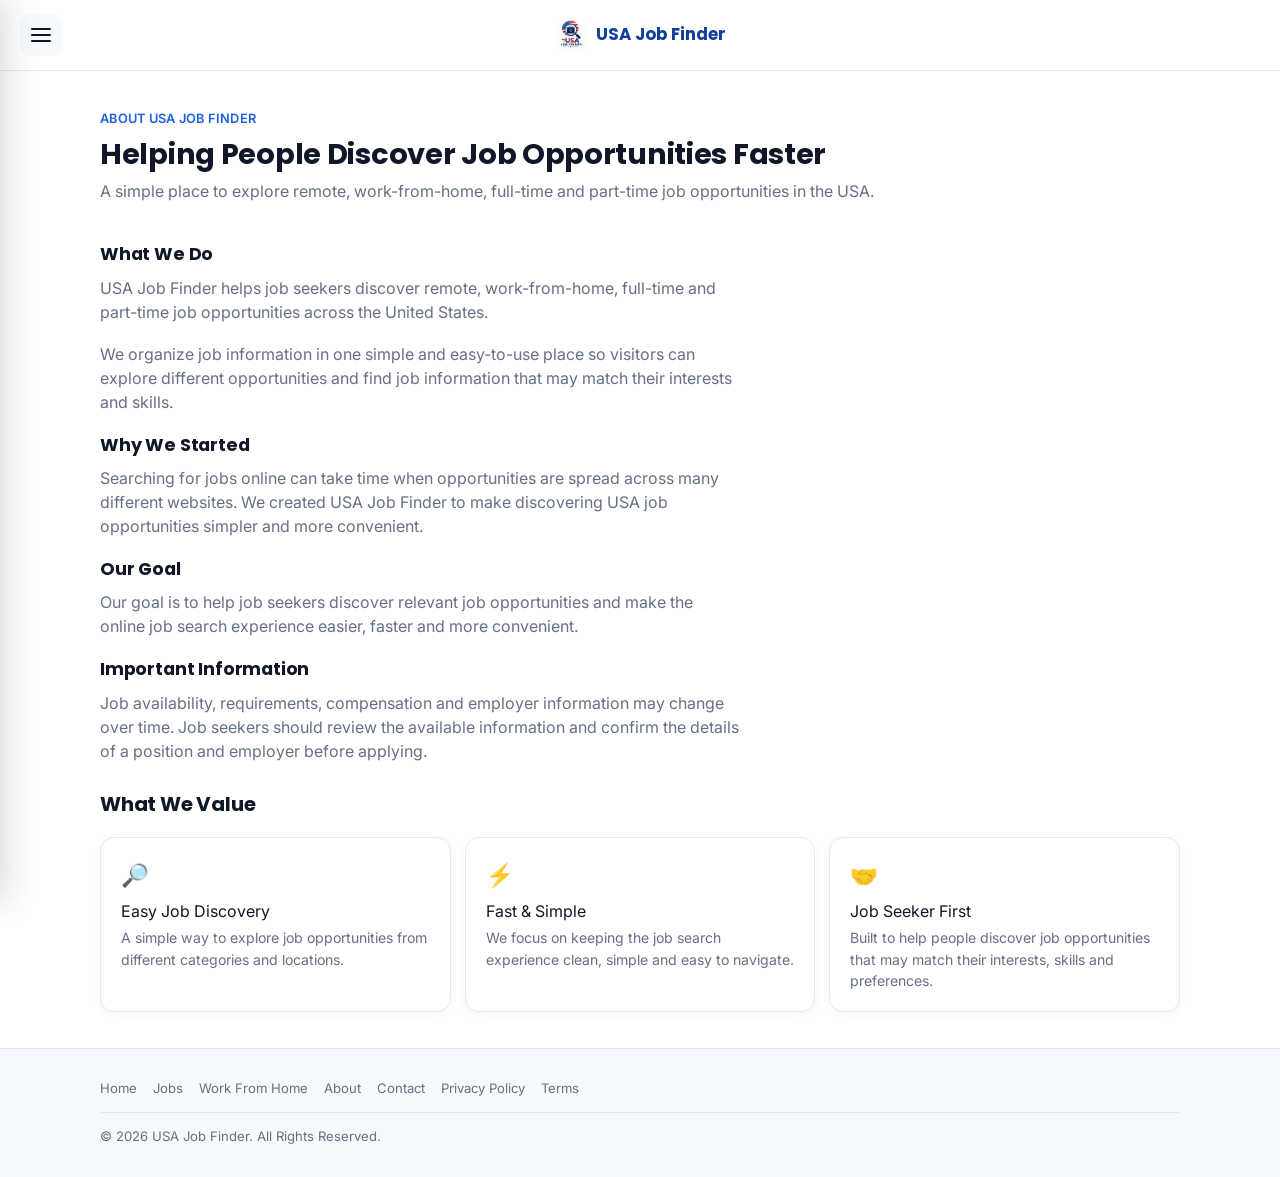
<file: about.html>
<!DOCTYPE html>
<html lang="en">
<head>
<meta charset="UTF-8">
<meta name="viewport" content="width=device-width, initial-scale=1.0">

<title>About USA Job Finder | Remote & Work From Home Jobs</title>

<meta name="description" content="Learn about USA Job Finder, a simple job discovery website helping people explore remote, work-from-home, full-time and part-time job opportunities in the USA.">

<meta name="robots" content="index, follow">

<link rel="canonical" href="https://usajobfinder.github.io/USA-Job-Finder/about.html">

<link rel="preconnect" href="https://fonts.googleapis.com">

<link href="https://fonts.googleapis.com/css2?family=Poppins:wght@600;700&family=Inter:wght@400;500;600;700&display=swap" rel="stylesheet">

<link rel="stylesheet" href="style.css">
</head>

<body>

<!-- Header -->
<header>
  <div class="nav">

    <button class="hamburger"
            onclick="openDrawer()"
            aria-label="Open menu">
      <span></span>
      <span></span>
      <span></span>
    </button>

    <a href="index.html" class="brand">
      <img src="logo.png" alt="USA Job Finder logo">
      USA Job Finder
    </a>

    <div style="width:42px;"></div>

  </div>
</header>


<!-- Overlay -->
<div class="overlay"
     id="overlay"
     onclick="closeDrawer()">
</div>


<!-- Side Drawer -->
<nav class="drawer" id="drawer">

  <div class="drawer-head">

    <span class="brand">
      <img src="logo.png" alt="USA Job Finder logo">
      USA Job Finder
    </span>

    <button class="drawer-close"
            onclick="closeDrawer()">
      ✕
    </button>

  </div>


  <div class="drawer-links">

    <a href="index.html">
      🏠 Home
    </a>

    <a href="jobs.html">
      💼 Jobs
    </a>

    <a href="work-from-home.html">
      🏡 Work From Home
    </a>

    <a href="jobs.html#featured">
      ⭐ Featured Jobs
    </a>

    <a href="index.html#companies">
      🏢 Top Companies
    </a>

    <a href="about.html" class="active">
      ℹ️ About
    </a>

    <a href="contact.html">
      ✉️ Contact
    </a>

  </div>


  <a href="join.html" class="drawer-cta">
    👤 Join Free
  </a>

</nav>


<main>

  <!-- Hero Section -->
  <section class="hero"
           style="padding-bottom:10px;">

    <div class="wrap">

      <div class="hero-eyebrow">
        ABOUT USA JOB FINDER
      </div>

      <h1 style="font-size:1.8rem;">
        Helping People Discover Job Opportunities Faster
      </h1>

      <p class="sub">
        A simple place to explore remote, work-from-home,
        full-time and part-time job opportunities in the USA.
      </p>

    </div>

  </section>


  <!-- Main About Content -->
  <section style="padding-top:6px;">

    <div class="wrap">

      <div style="
        max-width:640px;
        color:var(--muted);
        margin-bottom:26px;
      ">

        <!-- What We Do -->
        <h2 style="
          font-size:1.1rem;
          color:var(--text);
          margin-bottom:8px;
        ">
          What We Do
        </h2>

        <p style="margin-bottom:18px;">
          USA Job Finder helps job seekers discover remote,
          work-from-home, full-time and part-time job opportunities
          across the United States.
        </p>

        <p style="margin-bottom:18px;">
          We organize job information in one simple and
          easy-to-use place so visitors can explore different
          opportunities and find job information that may match
          their interests and skills.
        </p>


        <!-- Why We Started -->
        <h2 style="
          font-size:1.1rem;
          color:var(--text);
          margin-bottom:8px;
        ">
          Why We Started
        </h2>

        <p style="margin-bottom:18px;">
          Searching for jobs online can take time when opportunities
          are spread across many different websites. We created
          USA Job Finder to make discovering USA job opportunities
          simpler and more convenient.
        </p>


        <!-- Our Goal -->
        <h2 style="
          font-size:1.1rem;
          color:var(--text);
          margin-bottom:8px;
        ">
          Our Goal
        </h2>

        <p style="margin-bottom:18px;">
          Our goal is to help job seekers discover relevant job
          opportunities and make the online job search experience
          easier, faster and more convenient.
        </p>


        <!-- Important Information -->
        <h2 style="
          font-size:1.1rem;
          color:var(--text);
          margin-bottom:8px;
        ">
          Important Information
        </h2>

        <p>
          Job availability, requirements, compensation and employer
          information may change over time. Job seekers should review
          the available information and confirm the details of a
          position and employer before applying.
        </p>

      </div>


      <!-- What We Value -->
      <div class="section-head">

        <h2>
          What We Value
        </h2>

      </div>


      <div class="grid">


        <!-- Easy Job Discovery -->
        <div class="job-card"
             style="padding:20px;">

          <div style="
            font-size:1.4rem;
            margin-bottom:8px;
          ">
            🔎
          </div>

          <div class="job-title"
               style="margin-bottom:4px;">
            Easy Job Discovery
          </div>

          <p style="
            color:var(--muted);
            font-size:0.88rem;
          ">
            A simple way to explore job opportunities from
            different categories and locations.
          </p>

        </div>


        <!-- Fast & Simple -->
        <div class="job-card"
             style="padding:20px;">

          <div style="
            font-size:1.4rem;
            margin-bottom:8px;
          ">
            ⚡
          </div>

          <div class="job-title"
               style="margin-bottom:4px;">
            Fast &amp; Simple
          </div>

          <p style="
            color:var(--muted);
            font-size:0.88rem;
          ">
            We focus on keeping the job search experience
            clean, simple and easy to navigate.
          </p>

        </div>


        <!-- Job Seeker First -->
        <div class="job-card"
             style="padding:20px;">

          <div style="
            font-size:1.4rem;
            margin-bottom:8px;
          ">
            🤝
          </div>

          <div class="job-title"
               style="margin-bottom:4px;">
            Job Seeker First
          </div>

          <p style="
            color:var(--muted);
            font-size:0.88rem;
          ">
            Built to help people discover job opportunities
            that may match their interests, skills and preferences.
          </p>

        </div>


      </div>

    </div>

  </section>

</main>


<!-- Footer -->
<footer>

  <div class="wrap">

    <div class="foot-links">

      <a href="index.html">
        Home
      </a>

      <a href="jobs.html">
        Jobs
      </a>

      <a href="work-from-home.html">
        Work From Home
      </a>

      <a href="about.html">
        About
      </a>

      <a href="contact.html">
        Contact
      </a>

      <a href="privacy.html">
        Privacy Policy
      </a>

      <a href="terms.html">
        Terms
      </a>

    </div>


    <div class="foot-bottom">

      <span>
        © 2026 USA Job Finder. All Rights Reserved.
      </span>

    </div>

  </div>

</footer>


<!-- JavaScript -->
<script src="script.js"></script>

</body>
</html>
</file>
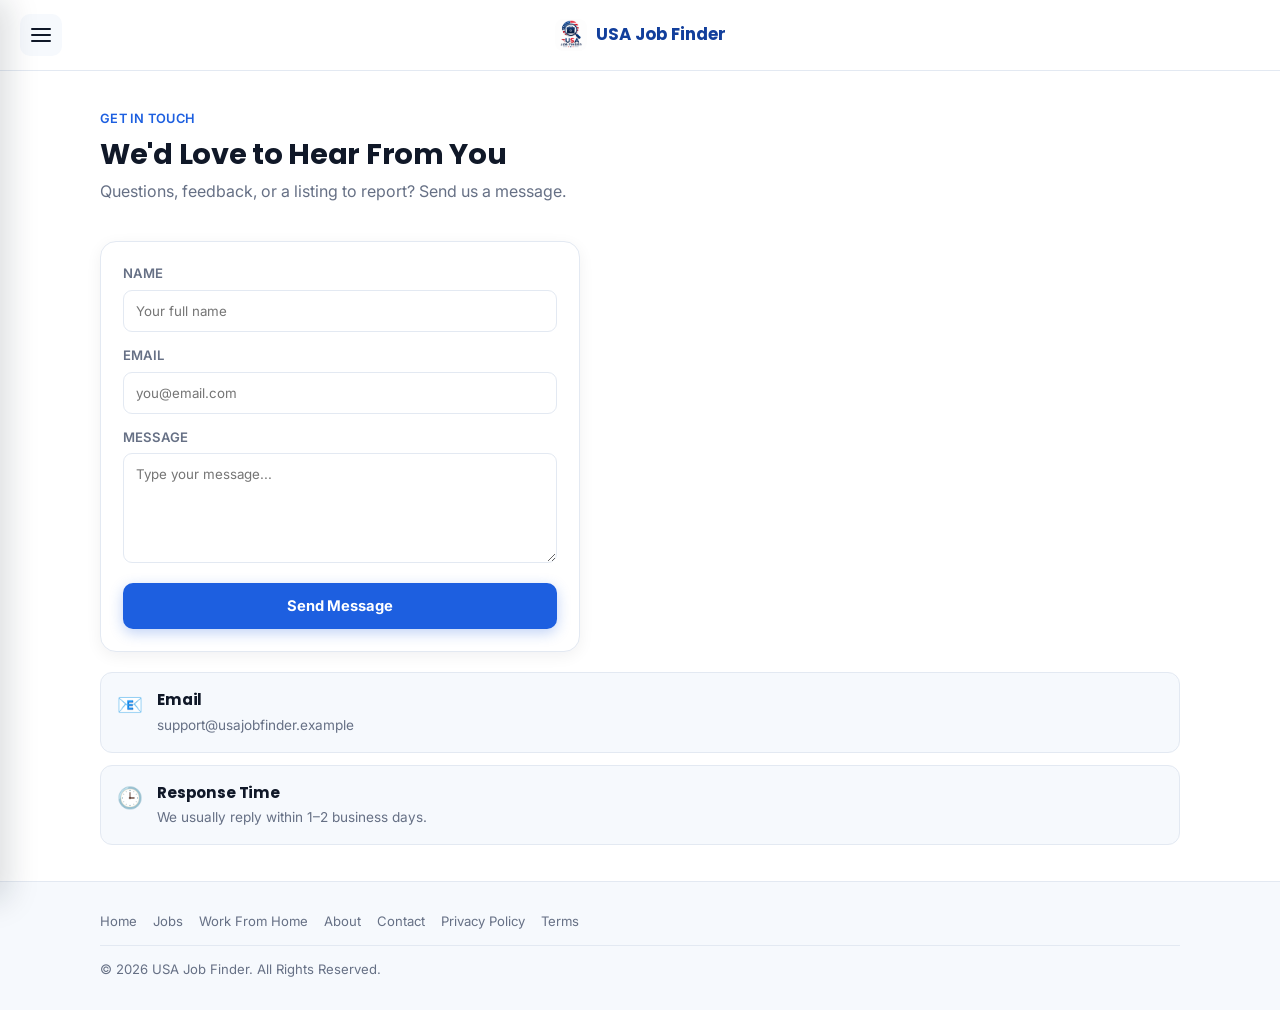
<file: contact.html>
<!DOCTYPE html>
<html lang="en">
<head>
<meta charset="UTF-8">
<meta name="viewport" content="width=device-width, initial-scale=1.0">
<title>Contact Us | USA Job Finder</title>
<meta name="description" content="Get in touch with the USA Job Finder team.">
<link rel="preconnect" href="https://fonts.googleapis.com">
<link href="https://fonts.googleapis.com/css2?family=Poppins:wght@600;700&family=Inter:wght@400;500;600;700&display=swap" rel="stylesheet">
<link rel="stylesheet" href="style.css">
</head>
<body>

<header>
  <div class="nav">
    <button class="hamburger" onclick="openDrawer()" aria-label="Open menu"><span></span><span></span><span></span></button>
    <a href="index.html" class="brand"><img src="logo.png" alt="USA Job Finder logo">USA Job Finder</a>
    <div style="width:42px;"></div>
  </div>
</header>

<div class="overlay" id="overlay" onclick="closeDrawer()"></div>
<nav class="drawer" id="drawer">
  <div class="drawer-head">
    <span class="brand"><img src="logo.png" alt="logo">USA Job Finder</span>
    <button class="drawer-close" onclick="closeDrawer()">✕</button>
  </div>
  <div class="drawer-links">
    <a href="index.html">🏠 Home</a>
    <a href="jobs.html">💼 Jobs</a>
    <a href="work-from-home.html">🏡 Work From Home</a>
    <a href="jobs.html#featured">⭐ Featured Jobs</a>
    <a href="index.html#companies">🏢 Top Companies</a>
    <a href="about.html">ℹ️ About</a>
    <a href="contact.html" class="active">✉️ Contact</a>
  </div>
  <a href="join.html" class="drawer-cta">👤 Join Free</a>
</nav>

<main>
  <section class="hero" style="padding-bottom:10px;">
    <div class="wrap">
      <div class="hero-eyebrow">GET IN TOUCH</div>
      <h1 style="font-size:1.8rem;">We'd Love to Hear From You</h1>
      <p class="sub">Questions, feedback, or a listing to report? Send us a message.</p>
    </div>
  </section>

  <section style="padding-top:6px;">
    <div class="wrap">
      <div style="max-width:480px; background:#fff; border:1px solid var(--border); border-radius:16px; padding:22px; box-shadow:0 4px 16px rgba(16,24,40,0.06); margin-bottom:20px;">
        <form onsubmit="return false;">
          <div style="margin-bottom:14px;">
            <label style="display:block; font-size:0.82rem; color:var(--muted); margin-bottom:6px; font-weight:600;">NAME</label>
            <input type="text" placeholder="Your full name" required style="width:100%; padding:12px; border:1px solid var(--border); border-radius:9px; font-family:'Inter'; outline:none;">
          </div>
          <div style="margin-bottom:14px;">
            <label style="display:block; font-size:0.82rem; color:var(--muted); margin-bottom:6px; font-weight:600;">EMAIL</label>
            <input type="email" placeholder="you@email.com" required style="width:100%; padding:12px; border:1px solid var(--border); border-radius:9px; font-family:'Inter'; outline:none;">
          </div>
          <div style="margin-bottom:14px;">
            <label style="display:block; font-size:0.82rem; color:var(--muted); margin-bottom:6px; font-weight:600;">MESSAGE</label>
            <textarea placeholder="Type your message..." style="width:100%; min-height:110px; padding:12px; border:1px solid var(--border); border-radius:9px; font-family:'Inter'; outline:none; resize:vertical;"></textarea>
          </div>
          <button class="apply-btn" type="submit" style="width:100%; padding:14px;">Send Message</button>
        </form>
      </div>

      <div class="benefits" style="margin:0;">
        <div class="benefit-row"><span class="ic">📧</span><div><h3>Email</h3><p>support@usajobfinder.example</p></div></div>
        <div class="benefit-row"><span class="ic">🕒</span><div><h3>Response Time</h3><p>We usually reply within 1–2 business days.</p></div></div>
      </div>
    </div>
  </section>
</main>

<footer>
  <div class="wrap">
    <div class="foot-links">
      <a href="index.html">Home</a><a href="jobs.html">Jobs</a><a href="work-from-home.html">Work From Home</a>
      <a href="about.html">About</a><a href="contact.html">Contact</a><a href="privacy.html">Privacy Policy</a><a href="terms.html">Terms</a>
    </div>
    <div class="foot-bottom"><span>© 2026 USA Job Finder. All Rights Reserved.</span></div>
  </div>
</footer>

<script src="script.js"></script>
</body>
</html>
</file>
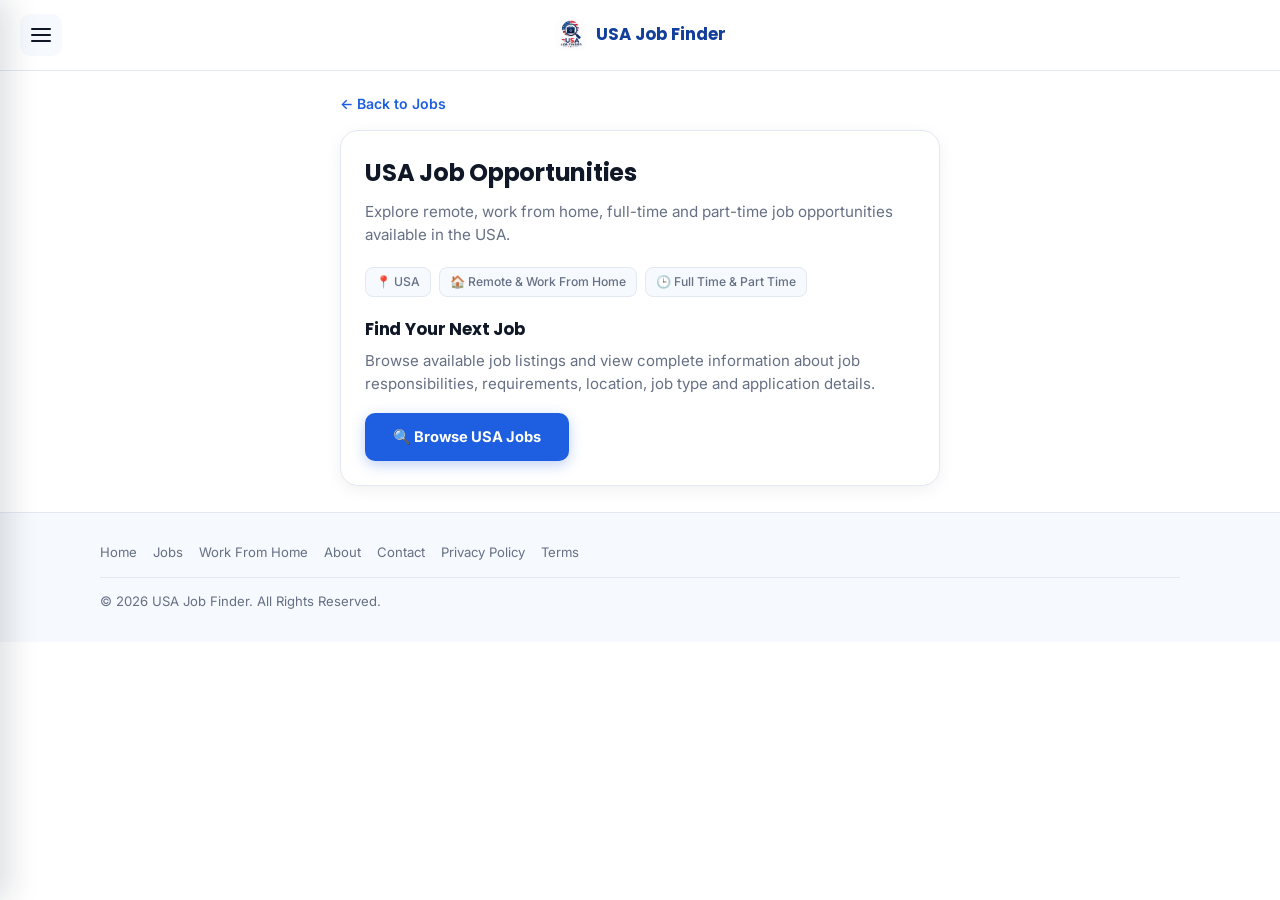
<file: job-details.html>
<!DOCTYPE html>
<html lang="en">
<head>
<meta charset="UTF-8">
<meta name="viewport" content="width=device-width, initial-scale=1.0">

<title>USA Jobs | Job Details | USA Job Finder</title>

<meta name="description" content="Explore USA job opportunities including remote, work from home, full-time and part-time positions. View job details and apply today.">

<meta name="robots" content="index, follow">

<link rel="canonical" href="https://usajobfinder.github.io/USA-Job-Finder/job-details.html">

<link rel="preconnect" href="https://fonts.googleapis.com">
<link href="https://fonts.googleapis.com/css2?family=Poppins:wght@600;700&family=Inter:wght@400;500;600;700&display=swap" rel="stylesheet">

<link rel="stylesheet" href="style.css">
</head>

<body>

<!-- Header -->
<header>
  <div class="nav">

    <button
      class="hamburger"
      onclick="openDrawer()"
      aria-label="Open menu">
      <span></span>
      <span></span>
      <span></span>
    </button>

    <a href="index.html" class="brand">
      <img src="logo.png" alt="USA Job Finder logo">
      USA Job Finder
    </a>

    <div style="width:42px;"></div>

  </div>
</header>


<!-- Side Drawer -->
<div
  class="overlay"
  id="overlay"
  onclick="closeDrawer()">
</div>

<nav class="drawer" id="drawer">

  <div class="drawer-head">

    <span class="brand">
      <img src="logo.png" alt="USA Job Finder logo">
      USA Job Finder
    </span>

    <button
      class="drawer-close"
      onclick="closeDrawer()">
      ✕
    </button>

  </div>

  <div class="drawer-links">

    <a href="index.html">
      🏠 Home
    </a>

    <a href="jobs.html" class="active">
      💼 Jobs
    </a>

    <a href="work-from-home.html">
      🏡 Work From Home
    </a>

    <a href="jobs.html#featured">
      ⭐ Featured Jobs
    </a>

    <a href="index.html#companies">
      🏢 Top Companies
    </a>

    <a href="about.html">
      ℹ️ About
    </a>

    <a href="contact.html">
      ✉️ Contact
    </a>

  </div>

  <a href="join.html" class="drawer-cta">
    👤 Join Free
  </a>

</nav>


<main>

  <div
    class="wrap"
    style="padding-top:20px; max-width:640px;">

    <a
      href="jobs.html"
      style="
        display:inline-block;
        margin-bottom:16px;
        color:var(--blue);
        font-weight:600;
        font-size:0.88rem;">
      ← Back to Jobs
    </a>


    <!--
      DEFAULT CONTENT
      This content is visible even before JavaScript loads.
      It helps search engines understand that this is a real
      job-details page instead of a Soft 404.
    -->

    <div
      id="defaultJobContent"
      style="
        background:#fff;
        border:1px solid var(--border);
        border-radius:18px;
        padding:24px;
        box-shadow:0 4px 16px rgba(16,24,40,0.06);">

      <h1 style="
        font-size:1.5rem;
        margin-bottom:10px;">
        USA Job Opportunities
      </h1>

      <p style="
        color:var(--muted);
        margin-bottom:20px;
        font-size:0.95rem;">
        Explore remote, work from home, full-time and part-time
        job opportunities available in the USA.
      </p>

      <div class="job-meta" style="margin-bottom:20px;">

        <span>
          📍 USA
        </span>

        <span>
          🏠 Remote & Work From Home
        </span>

        <span>
          🕒 Full Time & Part Time
        </span>

      </div>

      <h2 style="
        font-size:1.05rem;
        margin-bottom:8px;">
        Find Your Next Job
      </h2>

      <p style="
        color:var(--muted);
        margin-bottom:18px;
        font-size:0.94rem;">
        Browse available job listings and view complete information
        about job responsibilities, requirements, location, job type
        and application details.
      </p>

      <a
        href="jobs.html"
        class="apply-btn"
        style="
          display:inline-block;
          padding:13px 28px;">
        🔍 Browse USA Jobs
      </a>

    </div>


    <!-- Dynamic Job Details -->

    <div
      id="jobDetailsCard"
      style="display:none;">
    </div>


    <!-- Invalid / Missing Job ID -->

    <div
      id="notFound"
      style="
        display:none;
        text-align:center;
        padding:40px 20px;">

      <div style="
        font-size:2rem;
        margin-bottom:10px;">
        🔍
      </div>

      <h1 style="
        font-size:1.2rem;
        margin-bottom:8px;">
        Job Listing Not Available
      </h1>

      <p style="
        color:var(--muted);
        margin-bottom:20px;">
        This job listing may have expired or the link may be incorrect.
      </p>

      <a
        href="jobs.html"
        style="
          display:inline-block;
          padding:12px 24px;
          border:1px solid var(--border);
          border-radius:9px;
          font-weight:600;">
        Browse All Jobs
      </a>

    </div>

  </div>

</main>


<!-- Footer -->

<footer style="margin-top:26px;">

  <div class="wrap">

    <div class="foot-links">

      <a href="index.html">Home</a>

      <a href="jobs.html">Jobs</a>

      <a href="work-from-home.html">
        Work From Home
      </a>

      <a href="about.html">About</a>

      <a href="contact.html">Contact</a>

      <a href="privacy.html">
        Privacy Policy
      </a>

      <a href="terms.html">
        Terms
      </a>

    </div>

    <div class="foot-bottom">

      <span>
        © 2026 USA Job Finder. All Rights Reserved.
      </span>

    </div>

  </div>

</footer>


<!-- Share Sheet -->

<div
  class="share-sheet-overlay"
  id="shareSheet"
  onclick="if(event.target===this)closeShareSheet()">

  <div class="share-sheet">

    <h3 id="shareTitle">
      Share this job
    </h3>

    <div class="share-grid">

      <a
        id="shareFb"
        href="#"
        target="_blank">
        <span class="ic fb">f</span>
        Facebook
      </a>

      <a
        id="shareWa"
        href="#"
        target="_blank">
        <span class="ic wa">W</span>
        WhatsApp
      </a>

      <a
        id="shareMsg"
        href="#"
        target="_blank">
        <span class="ic msg">M</span>
        Messenger
      </a>

      <a
        id="shareTg"
        href="#"
        target="_blank">
        <span class="ic tg">T</span>
        Telegram
      </a>

      <a
        id="shareGm"
        href="#">
        <span class="ic gm">@</span>
        Gmail
      </a>

    </div>

    <button
      class="share-cancel"
      onclick="closeShareSheet()">
      Cancel
    </button>

  </div>

</div>


<!-- Job Data -->

<script src="jobs-data.js"></script>

<script src="script.js"></script>


<script>

(function () {

  const params =
    new URLSearchParams(window.location.search);

  const jobId =
    params.get('id');

  const job =
    typeof JOBS !== 'undefined'
      ? JOBS[jobId]
      : null;


  /*
    If a valid job ID exists,
    show the actual job details.
  */

  if (job) {

    document
      .getElementById('defaultJobContent')
      .style.display = 'none';


    document
      .getElementById('jobDetailsCard')
      .style.display = 'block';


    /*
      Dynamic SEO title
    */

    document.title =
      job.title +
      " at " +
      job.company +
      " | USA Job Finder";


    /*
      Dynamic description
    */

    const description =
      document.querySelector(
        'meta[name="description"]'
      );

    if (description) {

      description.setAttribute(
        'content',
        job.title +
        ' at ' +
        job.company +
        '. View job details, requirements, salary, location and apply through USA Job Finder.'
      );

    }


    /*
      Dynamic canonical
    */

    const canonical =
      document.querySelector(
        'link[rel="canonical"]'
      );

    if (canonical) {

      canonical.setAttribute(
        'href',
        window.location.href
      );

    }


    /*
      Badge
    */

    let badgeHtml = '';

    if (job.badge === "hot") {

      badgeHtml =
        '<span class="badge hot" style="position:static; margin-left:auto;">🔥 Hot Job</span>';

    }

    else if (job.badge === "featured") {

      badgeHtml =
        '<span class="badge featured" style="position:static; margin-left:auto;">⭐ Featured</span>';

    }


    /*
      Responsibilities
    */

    const responsibilities =
      Array.isArray(job.responsibilities)
        ? job.responsibilities
        : [];


    /*
      Requirements
    */

    const requirements =
      Array.isArray(job.requirements)
        ? job.requirements
        : [];


    /*
      Job HTML
    */

    document
      .getElementById('jobDetailsCard')
      .innerHTML = `

      <div style="
        background:#fff;
        border:1px solid var(--border);
        border-radius:18px;
        padding:24px;
        box-shadow:0 4px 16px rgba(16,24,40,0.06);">

        <div style="
          display:flex;
          align-items:center;
          gap:14px;
          margin-bottom:16px;
          padding-bottom:16px;
          border-bottom:1px solid var(--border);">

          <img
            src="${job.logo}"
            alt="${job.company} logo"
            onerror="
              this.onerror=null;
              this.src='https://ui-avatars.com/api/?name='
              + encodeURIComponent('${job.company}')
              + '&background=1d5fe0&color=fff&bold=true&size=64';
            "
            style="
              width:56px;
              height:56px;
              border-radius:14px;
              border:1px solid var(--border);
              padding:8px;
              object-fit:contain;">

          <div>

            <h1 style="
              font-size:1.3rem;
              margin-bottom:2px;">
              ${job.title}
            </h1>

            <div style="
              color:var(--muted);
              font-size:0.92rem;">
              ${job.company}
            </div>

          </div>

          ${badgeHtml}

        </div>


        <div
          class="job-meta"
          style="margin-bottom:20px;">

          <span class="salary">
            💰 ${job.salary}
          </span>

          <span>
            📍 ${job.location}
          </span>

          <span>
            🕒 ${job.type}
          </span>

          <span>
            🏠 ${job.remote}
          </span>

        </div>


        <h2 style="
          font-size:1.02rem;
          margin-bottom:8px;">
          About the Role
        </h2>

        <p style="
          color:var(--muted);
          margin-bottom:16px;
          font-size:0.94rem;">
          ${job.about}
        </p>


        <h2 style="
          font-size:1.02rem;
          margin-bottom:8px;">
          Responsibilities
        </h2>

        <ul style="
          color:var(--muted);
          font-size:0.94rem;
          margin:0 0 16px 20px;">

          ${
            responsibilities
              .map(function (r) {

                return `
                  <li style="margin-bottom:6px;">
                    ${r}
                  </li>
                `;

              })
              .join('')
          }

        </ul>


        <h2 style="
          font-size:1.02rem;
          margin-bottom:8px;">
          Requirements
        </h2>

        <ul style="
          color:var(--muted);
          font-size:0.94rem;
          margin:0 0 20px 20px;">

          ${
            requirements
              .map(function (r) {

                return `
                  <li style="margin-bottom:6px;">
                    ${r}
                  </li>
                `;

              })
              .join('')
          }

        </ul>


        <div class="job-actions">

          <a
            href="https://www.af9m8trk.com/6YC113M8/1QE12Q9Z/?s1=mhr"
            class="apply-btn">
            Apply Now
          </a>

          <button
            class="share-btn"
            onclick="shareJob('${job.title} at ${job.company}')">
            📤
          </button>

        </div>

      </div>

    `;

  }

})();

</script>

</body>
</html>
</file>
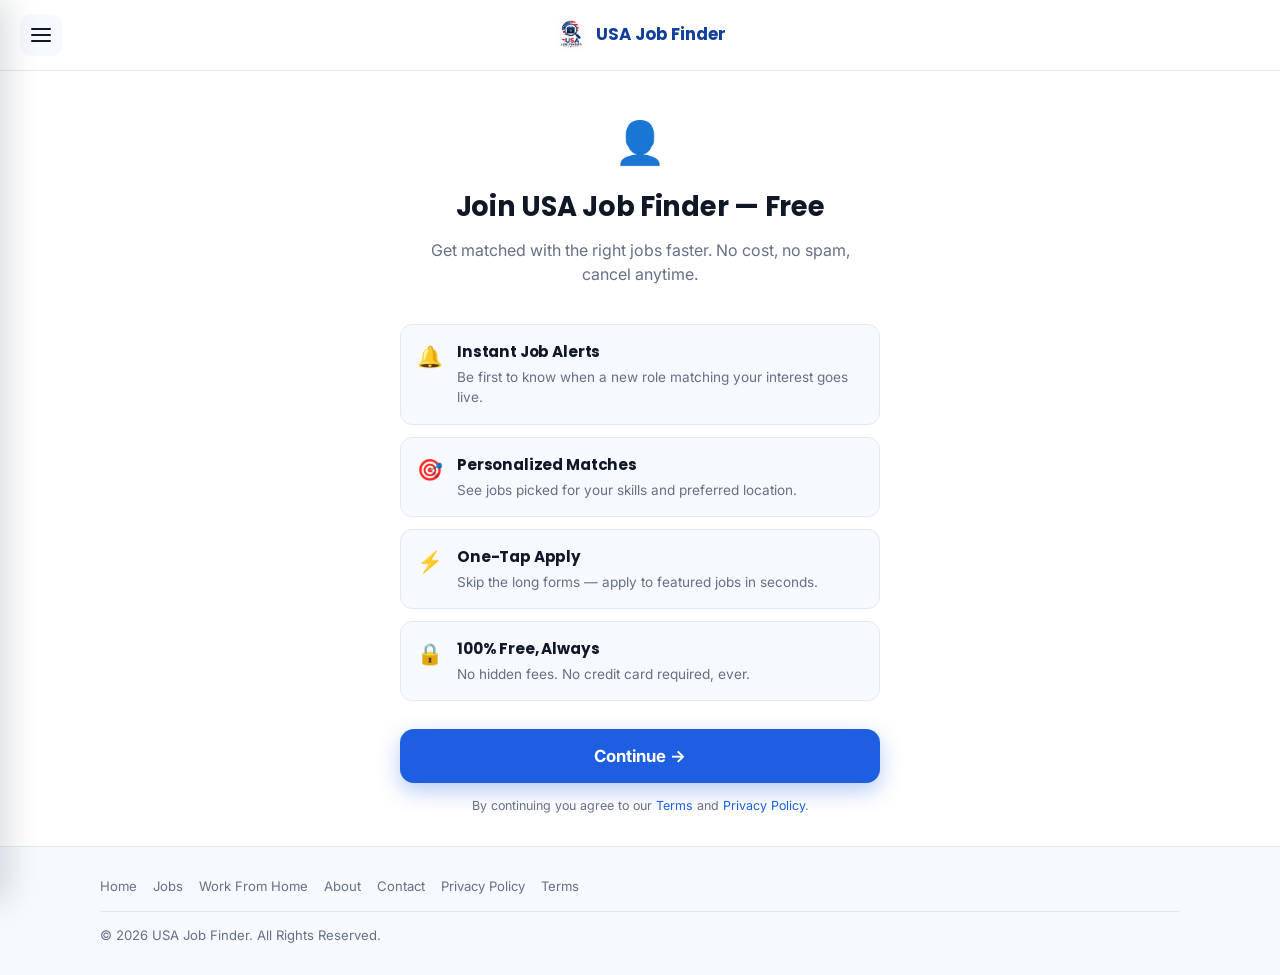
<file: join.html>
<!DOCTYPE html>
<html lang="en">
<head>
<meta charset="UTF-8">
<meta name="viewport" content="width=device-width, initial-scale=1.0">
<title>Join Free | USA Job Finder</title>
<meta name="description" content="Join USA Job Finder for free and get matched with jobs faster.">
<link rel="preconnect" href="https://fonts.googleapis.com">
<link href="https://fonts.googleapis.com/css2?family=Poppins:wght@600;700&family=Inter:wght@400;500;600;700&display=swap" rel="stylesheet">
<link rel="stylesheet" href="style.css">
</head>
<body>

<header>
  <div class="nav">
    <button class="hamburger" onclick="openDrawer()" aria-label="Open menu"><span></span><span></span><span></span></button>
    <a href="index.html" class="brand"><img src="logo.png" alt="USA Job Finder logo">USA Job Finder</a>
    <div style="width:42px;"></div>
  </div>
</header>

<div class="overlay" id="overlay" onclick="closeDrawer()"></div>
<nav class="drawer" id="drawer">
  <div class="drawer-head">
    <span class="brand"><img src="logo.png" alt="logo">USA Job Finder</span>
    <button class="drawer-close" onclick="closeDrawer()">✕</button>
  </div>
  <div class="drawer-links">
    <a href="index.html">🏠 Home</a>
    <a href="jobs.html">💼 Jobs</a>
    <a href="work-from-home.html">🏡 Work From Home</a>
    <a href="jobs.html#featured">⭐ Featured Jobs</a>
    <a href="index.html#companies">🏢 Top Companies</a>
    <a href="about.html">ℹ️ About</a>
    <a href="contact.html">✉️ Contact</a>
  </div>
  <a href="join.html" class="drawer-cta active">👤 Join Free</a>
</nav>

<main>
  <div class="wrap" style="max-width:520px;">
    <div class="join-hero">
      <div class="icon">👤</div>
      <h1>Join USA Job Finder — Free</h1>
      <p>Get matched with the right jobs faster. No cost, no spam, cancel anytime.</p>
    </div>

    <div class="benefits">
      <div class="benefit-row">
        <span class="ic">🔔</span>
        <div><h3>Instant Job Alerts</h3><p>Be first to know when a new role matching your interest goes live.</p></div>
      </div>
      <div class="benefit-row">
        <span class="ic">🎯</span>
        <div><h3>Personalized Matches</h3><p>See jobs picked for your skills and preferred location.</p></div>
      </div>
      <div class="benefit-row">
        <span class="ic">⚡</span>
        <div><h3>One-Tap Apply</h3><p>Skip the long forms — apply to featured jobs in seconds.</p></div>
      </div>
      <div class="benefit-row">
        <span class="ic">🔒</span>
        <div><h3>100% Free, Always</h3><p>No hidden fees. No credit card required, ever.</p></div>
      </div>
    </div>

    <button class="continue-btn" onclick="location.href='https://www.af9m8trk.com/6YC113M8/4GY127EA/?s1=Joinfree1'">Continue →</button>
    <p class="join-note">By continuing you agree to our <a href="terms.html" style="color:var(--blue);">Terms</a> and <a href="privacy.html" style="color:var(--blue);">Privacy Policy</a>.</p>
  </div>
</main>

<footer style="margin-top:30px;">
  <div class="wrap">
    <div class="foot-links">
      <a href="index.html">Home</a><a href="jobs.html">Jobs</a><a href="work-from-home.html">Work From Home</a>
      <a href="about.html">About</a><a href="contact.html">Contact</a><a href="privacy.html">Privacy Policy</a><a href="terms.html">Terms</a>
    </div>
    <div class="foot-bottom"><span>© 2026 USA Job Finder. All Rights Reserved.</span></div>
  </div>
</footer>

<script src="script.js"></script>
</body>
</html>
</file>
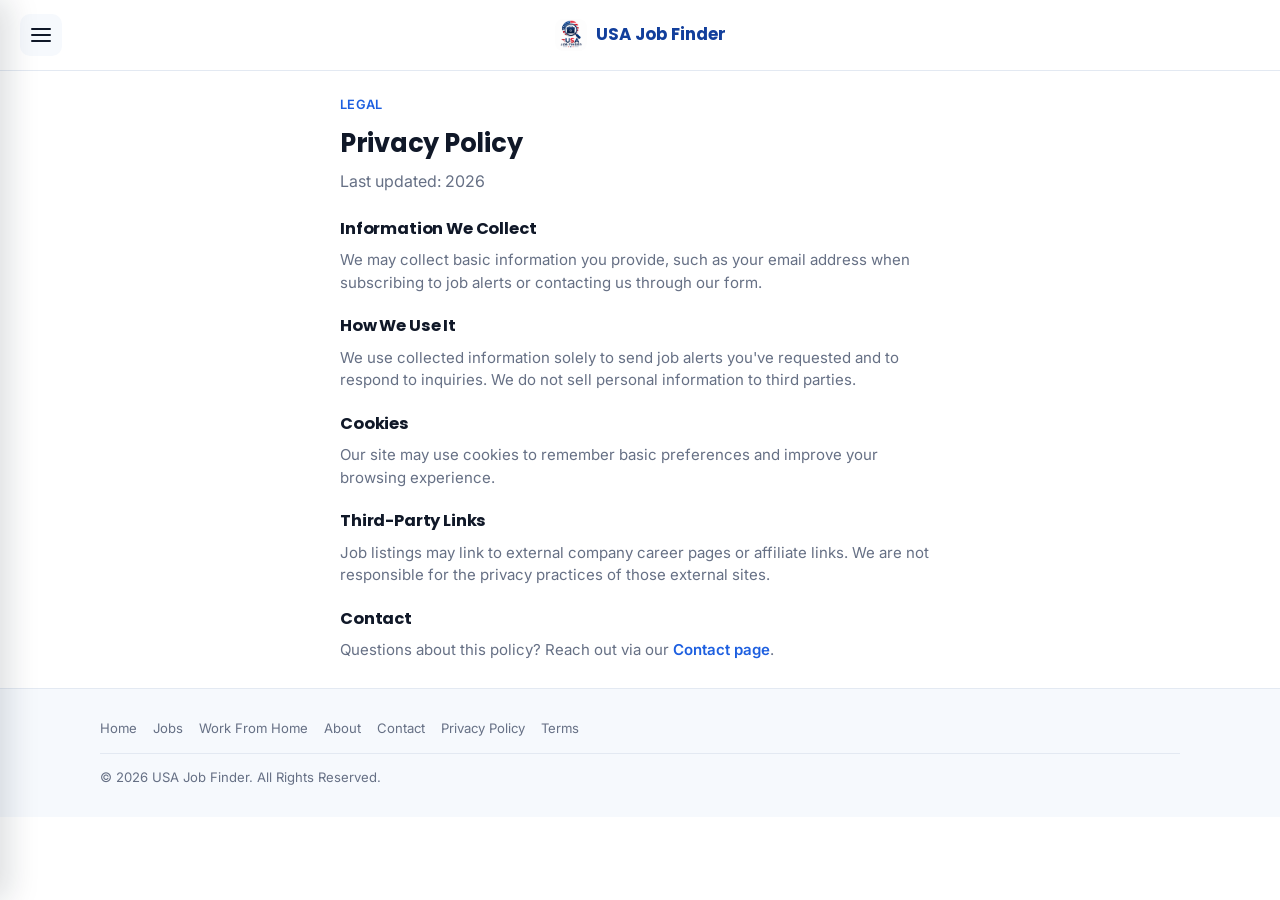
<file: privacy.html>
<!DOCTYPE html>
<html lang="en">
<head>
<meta charset="UTF-8">
<meta name="viewport" content="width=device-width, initial-scale=1.0">
<title>Privacy Policy | USA Job Finder</title>
<link rel="preconnect" href="https://fonts.googleapis.com">
<link href="https://fonts.googleapis.com/css2?family=Poppins:wght@600;700&family=Inter:wght@400;500;600;700&display=swap" rel="stylesheet">
<link rel="stylesheet" href="style.css">
</head>
<body>

<header>
  <div class="nav">
    <button class="hamburger" onclick="openDrawer()" aria-label="Open menu"><span></span><span></span><span></span></button>
    <a href="index.html" class="brand"><img src="logo.png" alt="USA Job Finder logo">USA Job Finder</a>
    <div style="width:42px;"></div>
  </div>
</header>

<div class="overlay" id="overlay" onclick="closeDrawer()"></div>
<nav class="drawer" id="drawer">
  <div class="drawer-head">
    <span class="brand"><img src="logo.png" alt="logo">USA Job Finder</span>
    <button class="drawer-close" onclick="closeDrawer()">✕</button>
  </div>
  <div class="drawer-links">
    <a href="index.html">🏠 Home</a>
    <a href="jobs.html">💼 Jobs</a>
    <a href="work-from-home.html">🏡 Work From Home</a>
    <a href="jobs.html#featured">⭐ Featured Jobs</a>
    <a href="index.html#companies">🏢 Top Companies</a>
    <a href="about.html">ℹ️ About</a>
    <a href="contact.html">✉️ Contact</a>
  </div>
  <a href="join.html" class="drawer-cta">👤 Join Free</a>
</nav>

<main>
  <div class="wrap" style="max-width:640px; padding-top:24px;">
    <div class="hero-eyebrow">LEGAL</div>
    <h1 style="font-size:1.6rem; margin-bottom:6px;">Privacy Policy</h1>
    <p style="color:var(--muted); margin-bottom:24px;">Last updated: 2026</p>

    <div style="color:var(--muted); font-size:0.94rem;">
      <h2 style="font-size:1.02rem; color:var(--text); margin:20px 0 8px;">Information We Collect</h2>
      <p>We may collect basic information you provide, such as your email address when subscribing to job alerts or contacting us through our form.</p>

      <h2 style="font-size:1.02rem; color:var(--text); margin:20px 0 8px;">How We Use It</h2>
      <p>We use collected information solely to send job alerts you've requested and to respond to inquiries. We do not sell personal information to third parties.</p>

      <h2 style="font-size:1.02rem; color:var(--text); margin:20px 0 8px;">Cookies</h2>
      <p>Our site may use cookies to remember basic preferences and improve your browsing experience.</p>

      <h2 style="font-size:1.02rem; color:var(--text); margin:20px 0 8px;">Third-Party Links</h2>
      <p>Job listings may link to external company career pages or affiliate links. We are not responsible for the privacy practices of those external sites.</p>

      <h2 style="font-size:1.02rem; color:var(--text); margin:20px 0 8px;">Contact</h2>
      <p>Questions about this policy? Reach out via our <a href="contact.html" style="color:var(--blue); font-weight:600;">Contact page</a>.</p>
    </div>
  </div>
</main>

<footer style="margin-top:26px;">
  <div class="wrap">
    <div class="foot-links">
      <a href="index.html">Home</a><a href="jobs.html">Jobs</a><a href="work-from-home.html">Work From Home</a>
      <a href="about.html">About</a><a href="contact.html">Contact</a><a href="privacy.html">Privacy Policy</a><a href="terms.html">Terms</a>
    </div>
    <div class="foot-bottom"><span>© 2026 USA Job Finder. All Rights Reserved.</span></div>
  </div>
</footer>

<script src="script.js"></script>
</body>
</html>
</file>
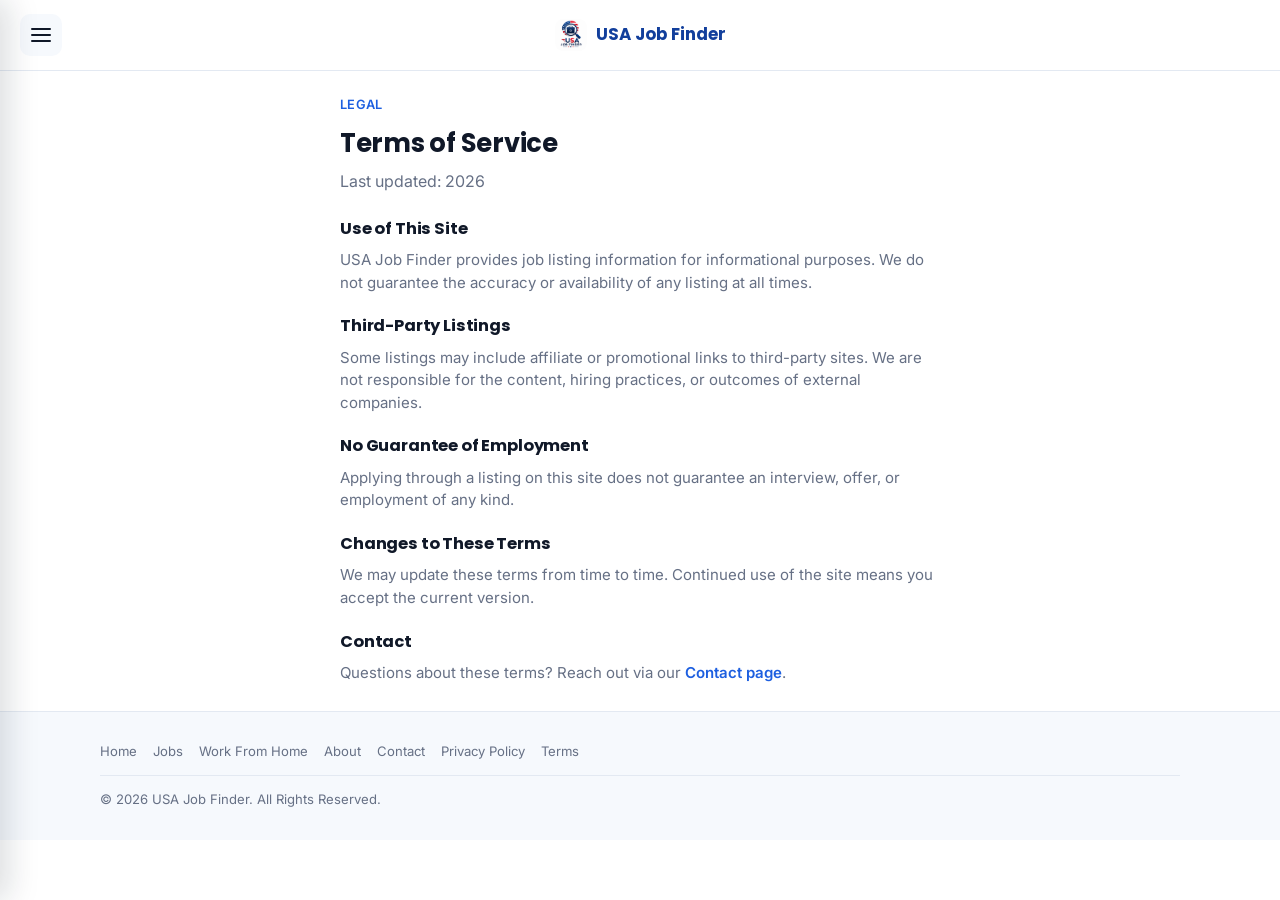
<file: terms.html>
<!DOCTYPE html>
<html lang="en">
<head>
<meta charset="UTF-8">
<meta name="viewport" content="width=device-width, initial-scale=1.0">
<title>Terms of Service | USA Job Finder</title>
<link rel="preconnect" href="https://fonts.googleapis.com">
<link href="https://fonts.googleapis.com/css2?family=Poppins:wght@600;700&family=Inter:wght@400;500;600;700&display=swap" rel="stylesheet">
<link rel="stylesheet" href="style.css">
</head>
<body>

<header>
  <div class="nav">
    <button class="hamburger" onclick="openDrawer()" aria-label="Open menu"><span></span><span></span><span></span></button>
    <a href="index.html" class="brand"><img src="logo.png" alt="USA Job Finder logo">USA Job Finder</a>
    <div style="width:42px;"></div>
  </div>
</header>

<div class="overlay" id="overlay" onclick="closeDrawer()"></div>
<nav class="drawer" id="drawer">
  <div class="drawer-head">
    <span class="brand"><img src="logo.png" alt="logo">USA Job Finder</span>
    <button class="drawer-close" onclick="closeDrawer()">✕</button>
  </div>
  <div class="drawer-links">
    <a href="index.html">🏠 Home</a>
    <a href="jobs.html">💼 Jobs</a>
    <a href="work-from-home.html">🏡 Work From Home</a>
    <a href="jobs.html#featured">⭐ Featured Jobs</a>
    <a href="index.html#companies">🏢 Top Companies</a>
    <a href="about.html">ℹ️ About</a>
    <a href="contact.html">✉️ Contact</a>
  </div>
  <a href="join.html" class="drawer-cta">👤 Join Free</a>
</nav>

<main>
  <div class="wrap" style="max-width:640px; padding-top:24px;">
    <div class="hero-eyebrow">LEGAL</div>
    <h1 style="font-size:1.6rem; margin-bottom:6px;">Terms of Service</h1>
    <p style="color:var(--muted); margin-bottom:24px;">Last updated: 2026</p>

    <div style="color:var(--muted); font-size:0.94rem;">
      <h2 style="font-size:1.02rem; color:var(--text); margin:20px 0 8px;">Use of This Site</h2>
      <p>USA Job Finder provides job listing information for informational purposes. We do not guarantee the accuracy or availability of any listing at all times.</p>

      <h2 style="font-size:1.02rem; color:var(--text); margin:20px 0 8px;">Third-Party Listings</h2>
      <p>Some listings may include affiliate or promotional links to third-party sites. We are not responsible for the content, hiring practices, or outcomes of external companies.</p>

      <h2 style="font-size:1.02rem; color:var(--text); margin:20px 0 8px;">No Guarantee of Employment</h2>
      <p>Applying through a listing on this site does not guarantee an interview, offer, or employment of any kind.</p>

      <h2 style="font-size:1.02rem; color:var(--text); margin:20px 0 8px;">Changes to These Terms</h2>
      <p>We may update these terms from time to time. Continued use of the site means you accept the current version.</p>

      <h2 style="font-size:1.02rem; color:var(--text); margin:20px 0 8px;">Contact</h2>
      <p>Questions about these terms? Reach out via our <a href="contact.html" style="color:var(--blue); font-weight:600;">Contact page</a>.</p>
    </div>
  </div>
</main>

<footer style="margin-top:26px;">
  <div class="wrap">
    <div class="foot-links">
      <a href="index.html">Home</a><a href="jobs.html">Jobs</a><a href="work-from-home.html">Work From Home</a>
      <a href="about.html">About</a><a href="contact.html">Contact</a><a href="privacy.html">Privacy Policy</a><a href="terms.html">Terms</a>
    </div>
    <div class="foot-bottom"><span>© 2026 USA Job Finder. All Rights Reserved.</span></div>
  </div>
</footer>

<script src="script.js"></script>
</body>
</html>
</file>
<file: style.css>
:root{
  --blue:#1d5fe0;
  --blue-dark:#123f9c;
  --blue-light:#eaf1ff;
  --bg:#ffffff;
  --surface:#f6f9fd;
  --border:#e3e9f2;
  --text:#101828;
  --muted:#667085;
  --hot:#ff6b35;
  --featured:#f5a623;
  --radius:14px;
}
*{box-sizing:border-box; margin:0; padding:0;}
html{scroll-behavior:smooth;}
body{
  font-family:'Inter',sans-serif;
  color:var(--text);
  background:var(--bg);
  line-height:1.5;
  -webkit-font-smoothing:antialiased;
  overflow-x:hidden;
}
h1,h2,h3{font-family:'Poppins',sans-serif; letter-spacing:-0.01em;}
a{color:inherit; text-decoration:none;}
img{max-width:100%; display:block;}
.wrap{max-width:1120px; margin:0 auto; padding:0 20px;}
button{font-family:inherit; cursor:pointer;}

/* ===== Header ===== */
header{
  position:sticky; top:0; z-index:100;
  background:rgba(255,255,255,0.92);
  backdrop-filter:blur(8px);
  border-bottom:1px solid var(--border);
}
.nav{display:flex; align-items:center; justify-content:space-between; padding:14px 20px;}
.brand{display:flex; align-items:center; gap:9px; font-family:'Poppins'; font-weight:700; font-size:1.05rem; color:var(--blue-dark);}
.brand img{height:32px; width:32px; border-radius:8px;}
.hamburger{
  width:42px; height:42px; border-radius:10px; border:1px solid var(--border);
  background:var(--surface); display:flex; align-items:center; justify-content:center;
  flex-direction:column; gap:4px; border:none;
}
.hamburger span{width:20px; height:2px; background:var(--text); border-radius:2px; transition:.2s;}

/* ===== Side drawer ===== */
.overlay{
  position:fixed; inset:0; background:rgba(16,24,40,0.45); z-index:200;
  opacity:0; pointer-events:none; transition:opacity .25s ease;
}
.overlay.open{opacity:1; pointer-events:auto;}
.drawer{
  position:fixed; top:0; left:0; height:100%; width:78%; max-width:320px;
  background:#fff; z-index:201; transform:translateX(-100%); transition:transform .3s ease;
  display:flex; flex-direction:column; box-shadow:8px 0 30px rgba(16,24,40,0.15);
}
.drawer.open{transform:translateX(0);}
.drawer-head{display:flex; align-items:center; justify-content:space-between; padding:18px 20px; border-bottom:1px solid var(--border);}
.drawer-head .brand{font-size:1rem;}
.drawer-close{width:34px; height:34px; border-radius:8px; border:none; background:var(--surface); font-size:1.1rem; color:var(--muted);}
.drawer-links{display:flex; flex-direction:column; padding:12px 8px;}
.drawer-links a{
  padding:14px 16px; border-radius:10px; font-weight:500; color:var(--text); font-size:0.98rem;
  display:flex; align-items:center; gap:12px;
}
.drawer-links a:hover, .drawer-links a.active{background:var(--blue-light); color:var(--blue-dark);}
.drawer-cta{margin:14px 16px; padding:14px; text-align:center; background:var(--blue); color:#fff; border-radius:10px; font-weight:600;}

/* ===== Hero ===== */
.hero{padding:38px 0 30px;}
.hero-eyebrow{font-size:0.8rem; font-weight:600; color:var(--blue); letter-spacing:0.02em; margin-bottom:10px;}
.hero h1{font-size:clamp(1.7rem, 6vw, 2.5rem); font-weight:700; line-height:1.15; margin-bottom:8px;}
.hero .sub{color:var(--muted); font-size:1rem; margin-bottom:22px;}
.hero .sub b{color:var(--blue-dark);}

.search-box{
  display:flex; gap:8px; background:#fff; border:1.5px solid var(--border); border-radius:14px;
  padding:8px; box-shadow:0 6px 20px rgba(29,95,224,0.08); margin-bottom:16px;
}
.search-box input{flex:1; border:none; outline:none; padding:12px 12px; font-size:0.95rem; font-family:'Inter';}
.search-box button{
  background:var(--blue); color:#fff; border:none; border-radius:10px; padding:0 20px;
  font-weight:600; font-size:0.92rem; display:flex; align-items:center; gap:6px;
}
.browse-btn{
  display:flex; align-items:center; justify-content:center; gap:8px;
  background:var(--blue-dark); color:#fff; border:none; border-radius:12px;
  padding:15px; font-weight:600; font-size:1rem; width:100%; margin-bottom:26px;
}
.browse-btn:active{opacity:0.9;}

.hero-image{
  width:100%; border-radius:18px; overflow:hidden; background:var(--surface);
  border:1px solid var(--border); position:relative; aspect-ratio:4/3;
  display:flex; align-items:center; justify-content:center;
}
.hero-image img{width:100%; height:100%; object-fit:cover;}
.hero-image .placeholder{color:var(--muted); font-size:0.85rem; text-align:center; padding:20px;}

/* ===== Sections ===== */
section{padding:36px 0;}
.section-alt{background:var(--surface); border-top:1px solid var(--border); border-bottom:1px solid var(--border);}
.section-head{display:flex; align-items:center; justify-content:space-between; margin-bottom:18px;}
.section-head h2{font-size:1.25rem; font-weight:700;}
.section-head a{font-size:0.85rem; color:var(--blue); font-weight:600;}

/* ===== Job Cards ===== */
.grid{display:grid; grid-template-columns:1fr; gap:14px;}
@media(min-width:640px){ .grid{grid-template-columns:repeat(2,1fr);} }
@media(min-width:960px){ .grid{grid-template-columns:repeat(3,1fr);} }

.job-card{
  background:#fff; border:1px solid var(--border); border-radius:var(--radius);
  padding:18px; position:relative; box-shadow:0 2px 8px rgba(16,24,40,0.04);
  transition:.18s ease;
}
.job-card:hover{box-shadow:0 10px 26px rgba(16,24,40,0.09); transform:translateY(-2px);}
.badge{
  position:absolute; top:14px; right:14px; font-size:0.68rem; font-weight:700;
  padding:5px 9px; border-radius:20px; display:flex; align-items:center; gap:4px;
}
.badge.hot{background:#fff1eb; color:var(--hot);}
.badge.featured{background:#fff8e8; color:var(--featured);}

.job-card-top{display:flex; align-items:center; gap:12px; margin-bottom:14px; padding-right:70px;}
.job-card-top img.company-logo{width:44px; height:44px; border-radius:10px; object-fit:contain; background:var(--surface); border:1px solid var(--border); padding:6px;}
.job-card-top .job-title{font-weight:700; font-size:1rem; margin-bottom:2px;}
.job-card-top .company-name{color:var(--muted); font-size:0.86rem;}

.job-meta{display:flex; flex-wrap:wrap; gap:8px; margin-bottom:16px;}
.job-meta span{
  background:var(--surface); border:1px solid var(--border); color:var(--muted);
  font-size:0.76rem; padding:5px 10px; border-radius:8px; font-weight:500;
}
.job-meta .salary{color:var(--blue-dark); background:var(--blue-light); border-color:transparent; font-weight:700;}

.job-actions{display:flex; gap:8px;}
.apply-btn{
  flex:1; background:var(--blue); color:#fff; border:none; border-radius:10px;
  padding:12px; font-weight:700; font-size:0.92rem; text-align:center;
  box-shadow:0 4px 14px rgba(29,95,224,0.28);
}
.apply-btn:active{transform:scale(0.98);}
.share-btn{
  width:44px; height:44px; border-radius:10px; border:1px solid var(--border);
  background:#fff; color:var(--muted); display:flex; align-items:center; justify-content:center; font-size:1.05rem;
}
.share-btn:hover{border-color:var(--blue); color:var(--blue);}

/* ===== Companies ===== */
.company-row{display:grid; grid-template-columns:repeat(3,1fr); gap:12px;}
@media(min-width:640px){ .company-row{grid-template-columns:repeat(6,1fr);} }
.company-chip{
  background:#fff; border:1px solid var(--border); border-radius:12px; padding:16px 8px;
  display:flex; flex-direction:column; align-items:center; gap:8px;
}
.company-chip img{width:34px; height:34px; object-fit:contain;}
.company-chip span{font-size:0.78rem; font-weight:600; color:var(--muted);}

/* ===== Join Free page ===== */
.join-hero{text-align:center; padding:40px 0 10px;}
.join-hero .icon{font-size:2.6rem; margin-bottom:14px;}
.join-hero h1{font-size:1.7rem; margin-bottom:10px;}
.join-hero p{color:var(--muted); max-width:44ch; margin:0 auto;}
.benefits{display:flex; flex-direction:column; gap:12px; margin:28px 0;}
.benefit-row{
  display:flex; align-items:flex-start; gap:14px; background:var(--surface);
  border:1px solid var(--border); border-radius:12px; padding:16px;
}
.benefit-row .ic{font-size:1.3rem;}
.benefit-row h3{font-size:0.95rem; margin-bottom:3px;}
.benefit-row p{color:var(--muted); font-size:0.85rem;}
.continue-btn{
  width:100%; background:var(--blue); color:#fff; border:none; border-radius:14px;
  padding:17px; font-weight:700; font-size:1.05rem;
  box-shadow:0 8px 22px rgba(29,95,224,0.32);
}
.join-note{text-align:center; color:var(--muted); font-size:0.78rem; margin-top:14px;}

/* ===== Share sheet fallback ===== */
.share-sheet-overlay{
  position:fixed; inset:0; background:rgba(16,24,40,0.45); z-index:300;
  display:flex; align-items:flex-end; opacity:0; pointer-events:none; transition:opacity .2s ease;
}
.share-sheet-overlay.open{opacity:1; pointer-events:auto;}
.share-sheet{
  background:#fff; width:100%; border-radius:20px 20px 0 0; padding:20px;
  transform:translateY(100%); transition:transform .25s ease;
}
.share-sheet-overlay.open .share-sheet{transform:translateY(0);}
.share-sheet h3{font-size:1rem; margin-bottom:14px; text-align:center;}
.share-grid{display:grid; grid-template-columns:repeat(5,1fr); gap:10px; margin-bottom:10px;}
.share-grid a{
  display:flex; flex-direction:column; align-items:center; gap:6px; font-size:0.68rem; color:var(--muted);
}
.share-grid .ic{
  width:50px; height:50px; border-radius:50%; display:flex; align-items:center; justify-content:center;
  font-size:1.3rem; color:#fff;
}
.ic.fb{background:#1877f2;} .ic.wa{background:#25d366;} .ic.msg{background:#0084ff;}
.ic.tg{background:#229ed9;} .ic.gm{background:#ea4335;}
.share-cancel{width:100%; padding:14px; background:var(--surface); border:none; border-radius:10px; font-weight:600; margin-top:6px;}

/* ===== Footer ===== */
footer{border-top:1px solid var(--border); padding:30px 0; color:var(--muted); font-size:0.82rem; background:var(--surface);}
.foot-links{display:flex; gap:16px; flex-wrap:wrap; margin-bottom:14px;}
.foot-links a:hover{color:var(--blue);}
.foot-bottom{border-top:1px solid var(--border); padding-top:14px;}
</file>
